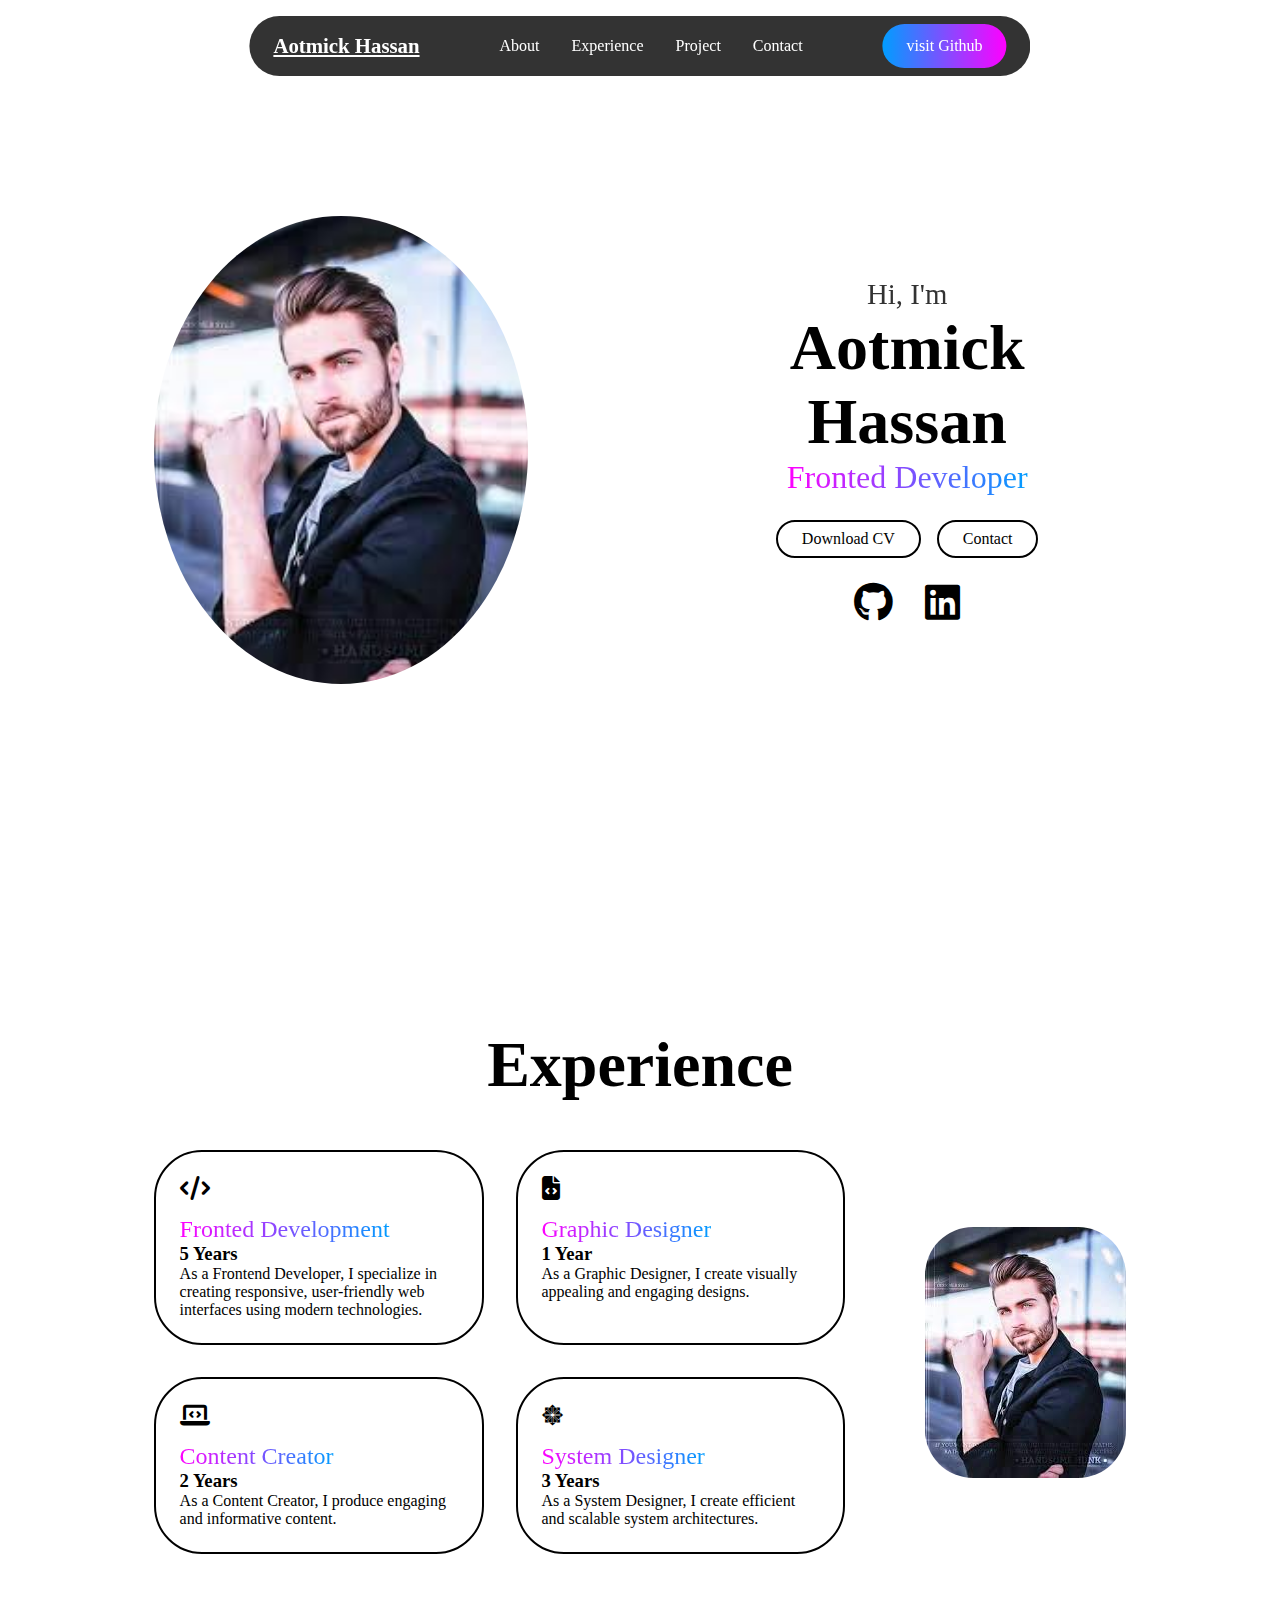
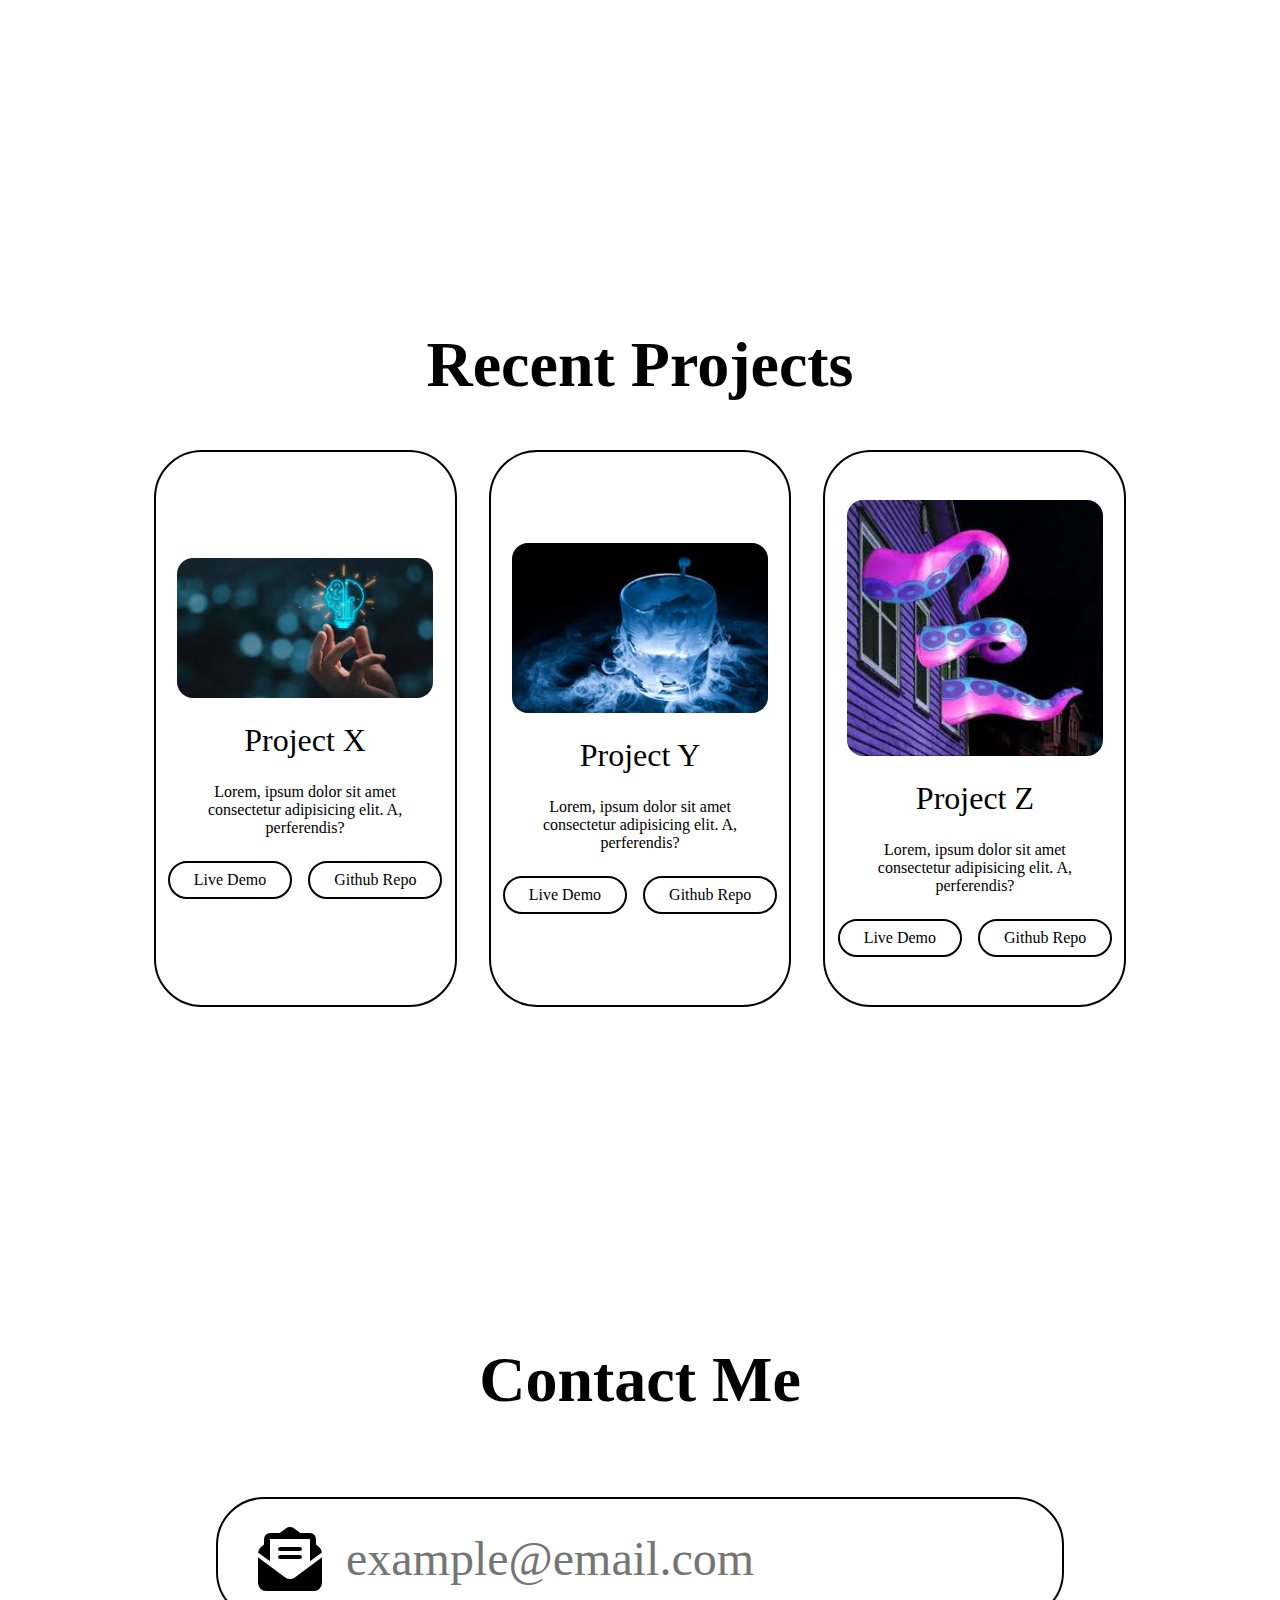
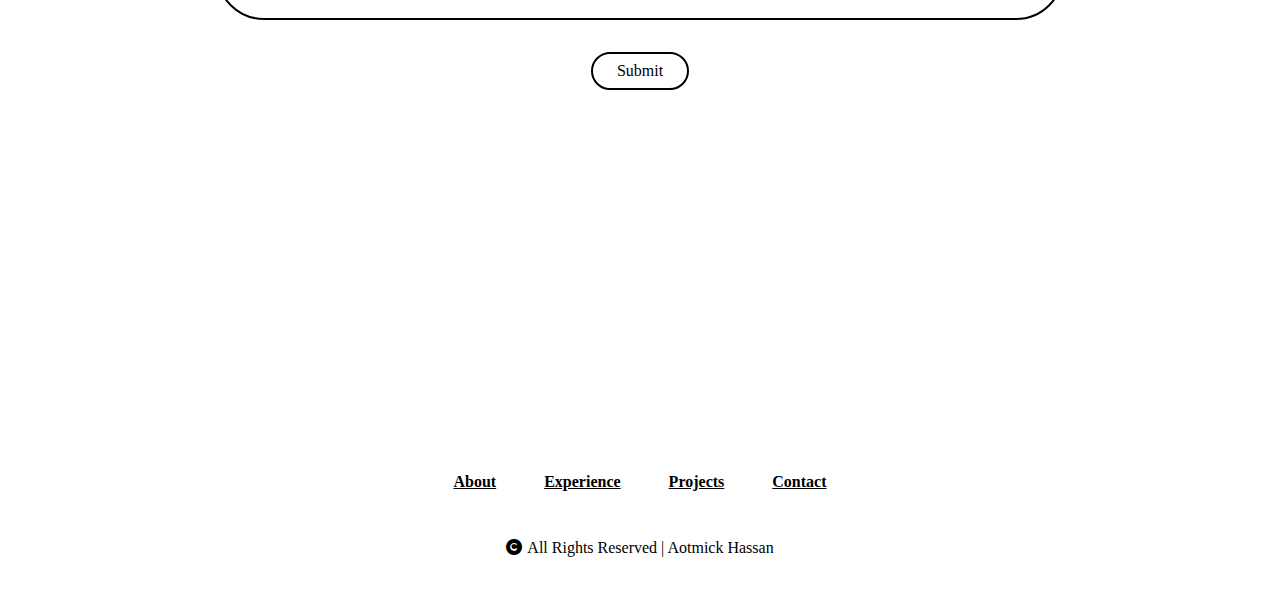
<file: index.html>
<!DOCTYPE html>
<html lang="en">
  <head>
    <meta charset="UTF-8" />
    <meta name="viewport" content="width=device-width, initial-scale=1.0" />
    <title>Portfolio</title>
    <link rel="stylesheet" href="style.css" />
    <link
      rel="stylesheet"
      href="https://cdnjs.cloudflare.com/ajax/libs/font-awesome/6.7.2/css/all.min.css"
    />
  </head>
  <body>
    <header class="header">
      <a href="#" class="logo"><span>Aotmick Hassan</span></a>
      <ul class="nav-links">
        <li><a href="#about">About</a></li>
        <li><a href="#experience">Experience</a></li>
        <li><a href="#project">Project</a></li>
        <li><a href="#contact">Contact</a></li>
      </ul>
      <i class="fa-solid fa-bars" id="menu-icons"></i>
      <button class="visit-btn">visit Github</button>
    </header>

    <section id="about" class="about">
      <div class="about-container">
        <img src="images/profile.jpeg" alt="me" />

        <div class="info-box">
          <div class="text">
            <h3>Hi, I'm</h3>
            <h1>Aotmick Hassan</h1>
            <span>Fronted Developer</span>
          </div>
          <div class="btn-group">
            <div class="btn">Download CV</div>
            <div class="btn">Contact</div>
          </div>
          <div class="socials">
            <i class="fa-brands fa-github"></i>
            <i class="fa-brands fa-linkedin"></i>
          </div>
        </div>
      </div>
    </section>

    <section id="experience" class="experience">
      <h2 class="section-title">Experience</h2>

      <div class="experience-info">
        <div class="grid">
          <div class="grid-card">
            <i class="fa-solid fa-code"></i>
            <span>Fronted Development</span>
            <h3>5 Years</h3>
            <p>
              As a Frontend Developer, I specialize in creating responsive,
              user-friendly web interfaces using modern technologies.
            </p>
          </div>
          <div class="grid-card">
            <i class="fa-solid fa-file-code"></i>
            <span>Graphic Designer</span>
            <h3>1 Year</h3>
            <p>
              As a Graphic Designer, I create visually appealing and engaging
              designs.
            </p>
          </div>
          <div class="grid-card">
            <i class="fa-solid fa-laptop-code"></i>
            <span>Content Creator</span>
            <h3>2 Years</h3>
            <p>
              As a Content Creator, I produce engaging and informative content.
            </p>
          </div>
          <div class="grid-card">
            <i class="fa-brands fa-centos"></i>
            <span>System Designer</span>
            <h3>3 Years</h3>
            <p>
              As a System Designer, I create efficient and scalable system
              architectures.
            </p>
          </div>
        </div>
        <img src="images/profile.jpeg" alt="me" />
      </div>
    </section>

    <section id="project" class="project">
      <h2 class="section-title">Recent Projects</h2>

      <div class="project-grid">
        <div class="project-card">
          <img src="images/p1.jpeg" alt="project-1" />
          <h3>Project X</h3>
          <p>
            Lorem, ipsum dolor sit amet consectetur adipisicing elit. A,
            perferendis?
          </p>
          <div class="btn-group">
            <div class="btn">Live Demo</div>
            <div class="btn">Github Repo</div>
          </div>
        </div>
        <div class="project-card">
          <img src="images/p2.jpeg" alt="project-2" />
          <h3>Project Y</h3>
          <p>
            Lorem, ipsum dolor sit amet consectetur adipisicing elit. A,
            perferendis?
          </p>
          <div class="btn-group">
            <div class="btn">Live Demo</div>
            <div class="btn">Github Repo</div>
          </div>
        </div>
        <div class="project-card">
          <img src="images/p3.jpeg" alt="project-3" />
          <h3>Project Z</h3>
          <p>
            Lorem, ipsum dolor sit amet consectetur adipisicing elit. A,
            perferendis?
          </p>
          <div class="btn-group">
            <div class="btn">Live Demo</div>
            <div class="btn">Github Repo</div>
          </div>
        </div>
      </div>
    </section>

    <section id="contact" class="contact">
      <div class="input-box">
        <h2 class="section-title">Contact Me</h2>
        <div class="input">
          <input type="text" placeholder="example@email.com" />
          <i class="fa-solid fa-envelope-open-text"></i>
        </div>
        <div class="btn">Submit</div>
      </div>
    </section>

    <footer>
      <ul>
        <li><a href="#about">About</a></li>
        <li><a href="#experience">Experience</a></li>
        <li><a href="#project">Projects</a></li>
        <li><a href="#contact">Contact</a></li>
      </ul>
      <p class="copyright">
        <i id="copy" class="fa-solid fa-copyright"></i>All Rights Reserved |
        Aotmick Hassan
      </p>
    </footer>

    <script src="script.js"></script>
  </body>
</html>
</file>
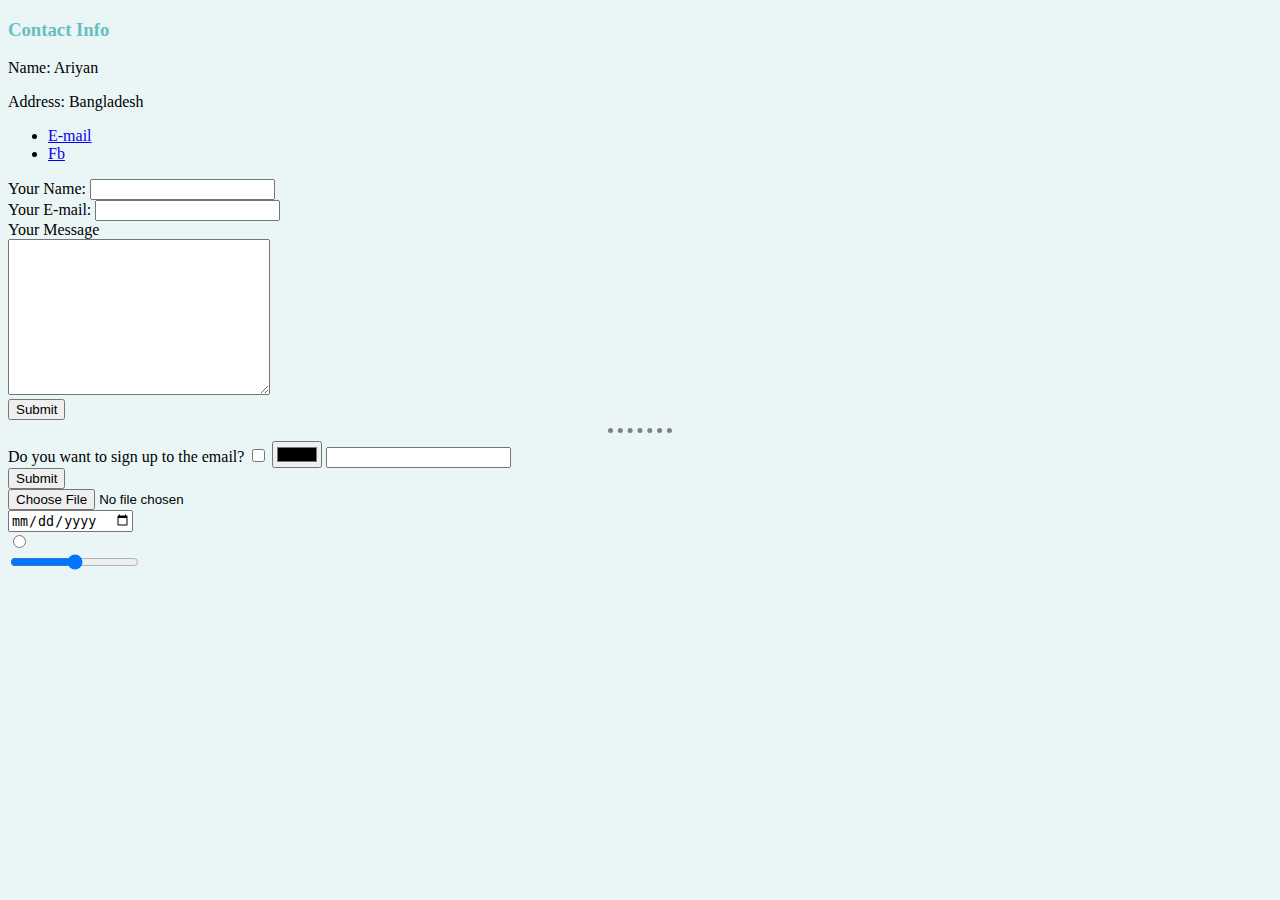
<file: Contact me.html>
<!DOCTYPE html>
<html lang="en">
  <head>
    <meta charset="UTF-8" />

    <title>Contact Info</title>
    <link rel="stylesheet" href="CSS/style.css" />
  </head>
  <body>
    <h3>Contact Info</h3>
    <p>Name: Ariyan</p>
    <p>Address: Bangladesh</p>
    <ul>
      <li><a href="https://www.google.com">E-mail</a></li>
      <li><a href="https://www.facebook.com">Fb</a></li>
    </ul>
    <form
      action="mailto:aotmick01@gmail.com"
      method="post"
      enctype="text/plain"
    >
      <label>Your Name:</label>
      <input type="text" name="YourName" id="" /><br />
      <label for="">Your E-mail:</label>
      <input type="email" name="yourEmail" id="" /><br />
      <label for="">Your Message</label><br />
      <textarea name="yourMessage" id="" cols="30" rows="10"></textarea><br />
      <input type="submit" />
      <hr />
    </form>
    <form action="">
      <label for="">Do you want to sign up to the email?</label>
      <input type="checkbox" name="" id="" />
      <input type="color" name="" id="" />
      <input type="text" name="" id="" /><br />
      <input type="submit" /><br />
      <input type="file" name="" id="" /><br />
      <input type="date" name="" id="" /><br />
      <input type="radio" name="" id="" /><br />
      <input type="range" name="" id="" />
    </form>
  </body>
</html>
</file>
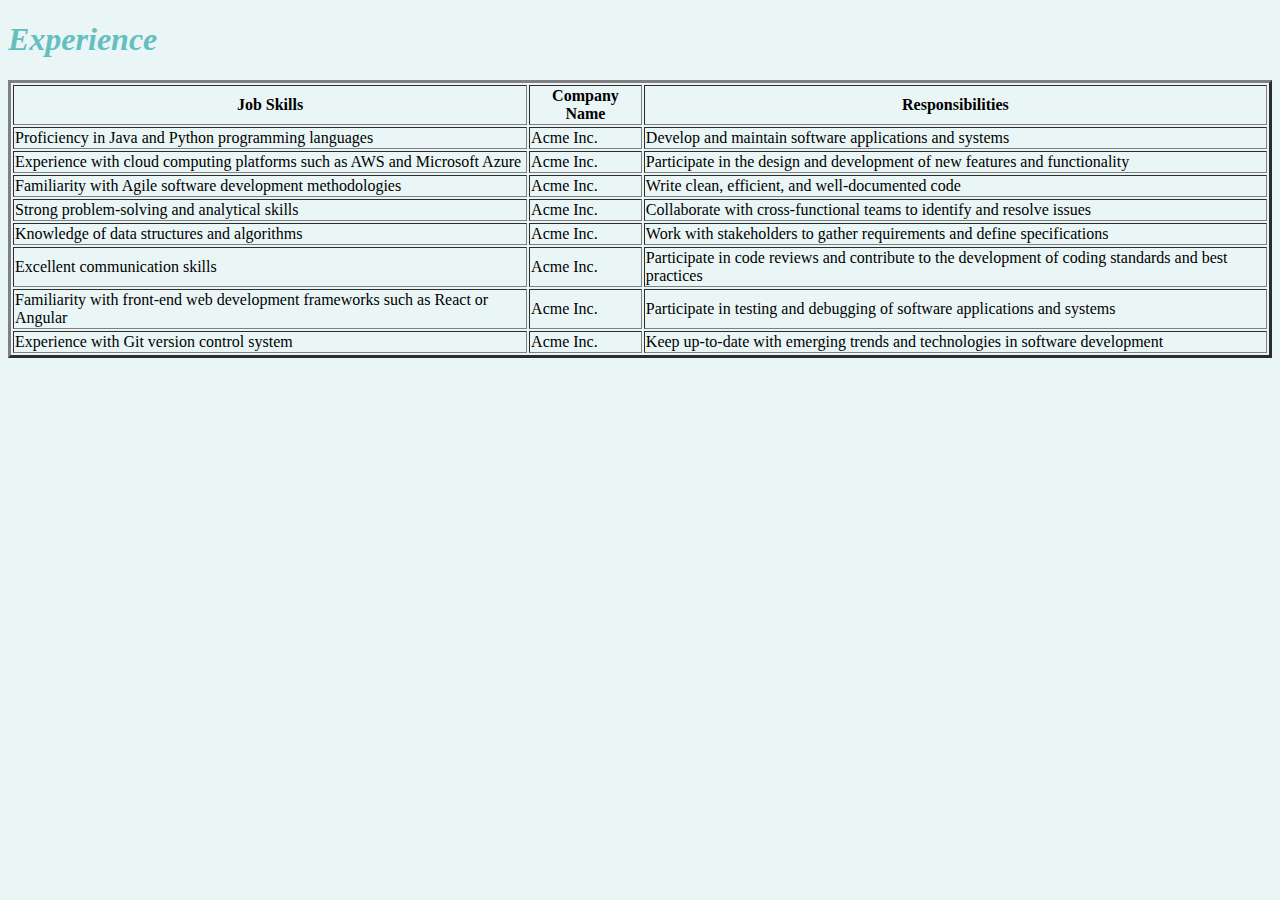
<file: experience.html>
<!DOCTYPE html>
<html lang="en">
  <head>
    <meta charset="UTF-8" />
    <meta http-equiv="X-UA-Compatible" content="IE=edge" />
    <meta name="viewport" content="width=device-width, initial-scale=1.0" />
    <title>Experience</title>
    <link rel="stylesheet" href="CSS/style.css" />
  </head>
  <body>
    <h1>
      <em><strong>Experience</strong></em>
    </h1>
    <table border="3">
      <thead>
        <tr>
          <th>Job Skills</th>
          <th>Company Name</th>
          <th>Responsibilities</th>
        </tr>
      </thead>
      <tbody>
        <tr>
          <td>Proficiency in Java and Python programming languages</td>
          <td>Acme Inc.</td>
          <td>Develop and maintain software applications and systems</td>
        </tr>
        <tr>
          <td>
            Experience with cloud computing platforms such as AWS and Microsoft
            Azure
          </td>
          <td>Acme Inc.</td>
          <td>
            Participate in the design and development of new features and
            functionality
          </td>
        </tr>
        <tr>
          <td>Familiarity with Agile software development methodologies</td>
          <td>Acme Inc.</td>
          <td>Write clean, efficient, and well-documented code</td>
        </tr>
        <tr>
          <td>Strong problem-solving and analytical skills</td>
          <td>Acme Inc.</td>
          <td>
            Collaborate with cross-functional teams to identify and resolve
            issues
          </td>
        </tr>
        <tr>
          <td>Knowledge of data structures and algorithms</td>
          <td>Acme Inc.</td>
          <td>
            Work with stakeholders to gather requirements and define
            specifications
          </td>
        </tr>
        <tr>
          <td>Excellent communication skills</td>
          <td>Acme Inc.</td>
          <td>
            Participate in code reviews and contribute to the development of
            coding standards and best practices
          </td>
        </tr>
        <tr>
          <td>
            Familiarity with front-end web development frameworks such as React
            or Angular
          </td>
          <td>Acme Inc.</td>
          <td>
            Participate in testing and debugging of software applications and
            systems
          </td>
        </tr>
        <tr>
          <td>Experience with Git version control system</td>
          <td>Acme Inc.</td>
          <td>
            Keep up-to-date with emerging trends and technologies in software
            development
          </td>
        </tr>
      </tbody>
    </table>
  </body>
</html>
</file>
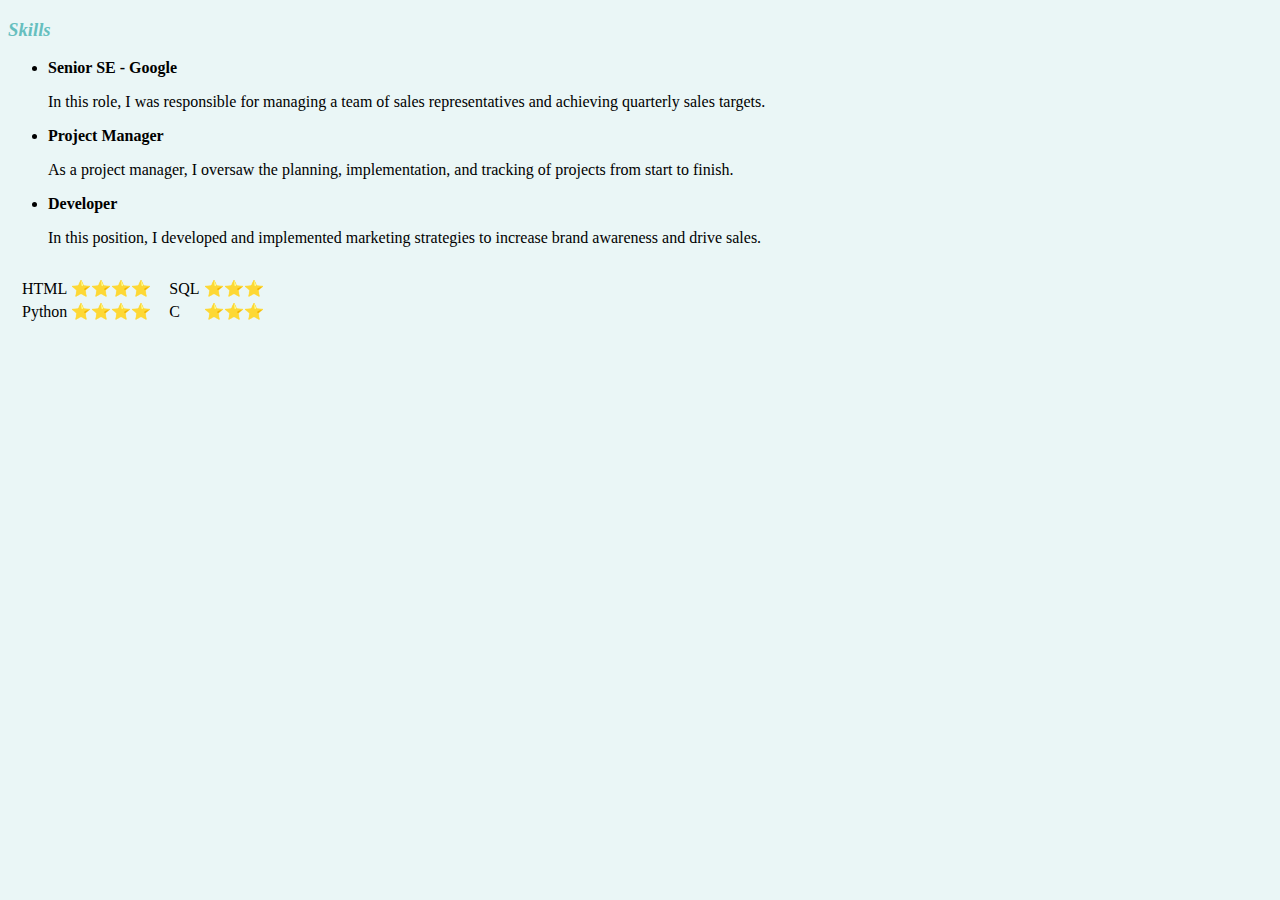
<file: Skills.html>
<!DOCTYPE html>
<html lang="en">
  <head>
    <meta charset="UTF-8" />

    <title>Skills</title>
    <link rel="stylesheet" href="CSS/style.css" />

  </head>
  <body>
    <h3><em>Skills</em></h3>
    <ul>
      <li>
        <b>Senior SE - Google</b>
        <p>
          In this role, I was responsible for managing a team of sales
          representatives and achieving quarterly sales targets.
        </p>
      </li>
      <li>
        <strong>Project Manager</strong>
        <p>
          As a project manager, I oversaw the planning, implementation, and
          tracking of projects from start to finish.
        </p>
      </li>
      <li>
        <strong>Developer </strong>
        <p>
          In this position, I developed and implemented marketing strategies to
          increase brand awareness and drive sales.
        </p>
      </li>
    </ul>
    <table cellspacing="10">
      <tr>
        <td>
          <table >
            <tr>
              <tr>
                <td>HTML</td>
                <td>⭐⭐⭐⭐</td>
              </tr>
              <tr>
                <td>Python</td>
                <td>⭐⭐⭐⭐</td>
              </tr>
              
            </tr>
          </table>
        </td>
        <td>
          <table >
            <tr>
              
                
              <tr>
                <td>SQL</td>
                <td>⭐⭐⭐</td>
              </tr>
              <tr>
                <td>C</td>
                <td>⭐⭐⭐</td>
              </tr>
            </tr>
          </table>
        </td>
      </tr>
    </table>
  </body>
</html>
</file>
<file: style.css>
* {
  margin: 0;
  padding: 0;
  box-sizing: border-box;
  font-family: "Poppins";
  scroll-behavior: smooth;
  list-style: none;
}
header {
  position: fixed;
  top: 1rem;
  left: 50%;
  transform: translateX(-50%);
  display: flex;
  align-items: center;
  justify-content: center;
  gap: 5rem;
  background: rgba(0, 0, 0, 0.8);
  backdrop-filter: blur(8px);
  color: white;
  padding: 0.5rem 1.5rem;
  border-radius: 3rem;
  z-index: 1000;
}
.logo {
  color: white;
  font-size: 1.3rem;
  font-weight: 600;
  text-wrap: nowrap;
  transition: 0.3s ease-in-out;
}
.logo:hover {
  transform: scale(1.1);
}
.nav-links {
  display: flex;
  gap: 2rem;
}
li a {
  position: relative;
  color: white;
  font-weight: 300;
}
li a::before {
  position: absolute;
  content: "";
  width: 0;
  left: 0;
  height: 5px;
  top: 25px;
  border-radius: 1rem;
  transition: 0.5s ease-in-out;
  background: linear-gradient(to right, rgb(0, 157, 255), rgb(0255, 0, 255));
}
li a:hover::before {
  width: 100%;
}
.visit-btn {
  padding: 0.8rem 1.5rem;
  border-radius: 3rem;
  border: none;
  font-weight: 500;
  font-size: 1rem;
  cursor: pointer;
  color: white;
  text-wrap: nowrap;
  transition: 0.3s ease-in-out;
  background: linear-gradient(to right, rgb(0, 157, 255), rgb(255, 0, 255));
}
.visit-btn:hover {
  background: linear-gradient(to right, rgb(255, 0, 255), rgb(0, 157, 255));
  transform: scale(1.03);
}
#menu-icons {
  font-size: 2rem;
  display: none;
}
section {
  min-height: 100vh;
  padding: 8rem 12%;
  width: 100%;
  position: relative;
}
.about {
  display: flex;
  align-items: center;
  justify-content: center;
}
.about .about-container {
  display: flex;
  gap: 10rem;
  align-items: center;
  justify-content: center;
}
.about img {
  width: 30vw;
  border-radius: 50%;
}
.nav-links a {
  text-decoration: none;
}
.info-box {
  display: flex;
  flex-direction: column;
  gap: 1.5rem;
  align-items: center;
  text-align: center;
  justify-content: center;
}
.info-box h3 {
  font-size: 1.8rem;
  font-weight: 500;
  opacity: 0.8;
}
.info-box h1 {
  font-size: 4rem;
  font-weight: 600;
}
.info-box span {
  background: linear-gradient(to right, rgb(255, 0, 255), rgb(0, 157, 255));
  background-clip: text;
  color: transparent;
  font-size: 2rem;
}
.btn-group {
  display: flex;
  gap: 1rem;
}
.btn {
  padding: 0.5rem 1.5rem;
  border-radius: 3rem;
  border: 2px solid black;
  font-weight: 500;
  cursor: pointer;
  text-wrap: nowrap;
  transition: 0.2s ease-in-out;
}
.btn:hover {
  background-color: black;
  color: white;
}
.socials {
  display: flex;
  gap: 2rem;
}
.socials i {
  font-size: 2.5rem;
  cursor: pointer;
  transition: 0.2s ease-in-out;
}
.socials i:hover {
  transform: scale(1.1);
}
.section-title {
  text-align: center;
  font-size: 4rem;
  font-weight: 600;
  margin-bottom: 3rem;
}
.experience-info {
  display: flex;
  gap: 5rem;
  justify-content: center;
  align-items: center;
}
.experience img {
  width: 24vw;
  border-radius: 3rem;
}
.grid {
  display: grid;
  grid-template-columns: repeat(2, 1fr);
  gap: 2rem;
}
.grid-card {
  border: 2px solid black;
  border-radius: 3rem;
  padding: 1.5rem;
  display: flex;
  flex-direction: column;
  align-items: baseline;
  justify-self: left;
  cursor: pointer;
  transition: 0.2s ease-in-out;
}
.grid-card:hover {
  transform: scale(1.03);
  background: black;
  color: white;
}
.grid-card i {
  font-size: 1.5rem;
  margin-bottom: 1rem;
}
.grid-card span {
  font-size: 1.5rem;
  font-weight: 500;
  background: linear-gradient(to right, rgb(255, 0, 255), rgb(0, 157, 255));
  background-clip: text;
  color: transparent;
}
::-webkit-scrollbar {
  width: 15px;
}
::-webkit-scrollbar-track {
  background-color: rgb(200, 242, 206);
}
::-webkit-scrollbar-thumb {
  border-radius: 3rem;
  background: linear-gradient(to bottom, rgb(255, 0, 255), rgb(0, 157, 255));
}
.project-grid {
  display: grid;
  grid-template-columns: repeat(auto-fit, minmax(300px, 1fr));
  gap: 2rem;
}
.project-card {
  padding: 3rem 2rem;
  display: flex;
  flex-direction: column;
  align-items: center;
  justify-content: center;
  text-align: center;
  gap: 1.5rem;
  border: 2px solid black;
  border-radius: 3rem;
  cursor: pointer;
  transition: 0.3s ease-in-out;
}
.project-card:hover {
  transform: translateY(-10px) scale(1.1);
  background: black;
  color: white;
}
.project-card img {
  width: 20vw;
  border-radius: 1rem;
}
.project-card:hover .btn {
  border: 2px solid white;
  color: white;
}
.project-card:hover .btn:hover {
  border: 2px solid white;
  background: white;
  color: black;
}
.project-card h3 {
  font-size: 2rem;
  font-weight: 500;
}
.input-box {
  display: flex;
  flex-direction: column;
  gap: 2rem;
  align-items: center;
  justify-content: center;
  text-align: center;
  margin-top: 5rem;
}
.input-box input {
  border-radius: 3rem;
  border: 2px solid black;
  padding: 2rem 8rem;
  font-size: 3rem;
}
.input-box input::placeholder {
  font-size: 3rem;
}
.input {
  position: relative;
}
.input i {
  position: absolute;
  font-size: 4rem;
  top: 50%;
  left: 10px;
  transform: translate(50%, -50%);
}
footer {
  bottom: 0;
  left: 0;
  height: 10rem;
  width: 100%;
  display: flex;
  flex-direction: column;
  gap: 1rem;
  align-items: center;
  justify-content: center;
}
footer ul {
  display: flex;
  align-items: center;
  gap: 3rem;
}
footer ul li a {
  color: black;
  font-weight: 600;
}
.copyright {
  font-size: 300;
  margin-top: 2rem;
}
.copyright i p {
  gap: 2rem;
}
#copy {
  font-size: 250;
  margin-right: 5px;
}
@media (max-width: 1200px) {
  header {
    padding: 1rem 2rem;
    gap: 2rem;
  }
  .about .about-container {
    gap: 3rem;
  }
  .experience-info {
    flex-direction: column;
  }
  .input-box input {
    padding: 2rem 5rem;
    font-size: 2.5rem;
  }
  .input input::placeholder {
    font-size: 2.5rem;
  }
  .input i {
    font-size: 2.5rem;
  }
}
@media (max-width: 768px) {
  header {
    padding: 1rem 1rem;
    gap: 1rem;
  }
  header .logo {
    font-size: 1rem;
  }
  header .visit-btn {
    display: none;
  }
  .about-container{
    flex-direction: column;
  }
  .input-box input {
    padding: 1rem 2rem;
    font-size: 1.8rem;
  }
  .input-box input::placeholder {
    font-size: 1.5rem;
  }
  .input-box i{
    display: none;
  }
  .grid{
    grid-template-columns: repeat(1, 1fr);
  }
  .experience-info img {
   width: 70vw;
  }
}

@media (max-width: 600px) {
  header #menu-icons {
    display: block;
  }
  .nav-links {
    position: absolute;
    top:100%;
    margin-top: 1rem;
    width: 100%;
    padding: 1rem;
    color: white;
    display: flex;
    flex-direction: column;
    text-align: center;
    background: rgba(0, 0, 0, 0.9);
    border-radius: 1.5rem;
    display: none;
  }
  .nav-links li{
    margin-top: 1.5rem;
    padding: 1rem;
  }
  .nav-links.active{
    display: block;
  }
  header {
    padding: 1rem 5rem;
    gap: 8rem;
  }
  header .logo {
    font-size: 1.5rem;
  }
  .about-container img{
    width: 40vw;
  }
  .input-box input {
    padding: .5rem 3rem;
    width: 80%;
    font-size: 1.5rem;
  }
  .input-box input::placeholder {
    font-size: 1.5rem;
  }
  footer ul {
    gap: 1rem;
  }
}
</file>
<file: CSS/style.css>
body{
    background-color: #eaf6f6;
}
h1{
    color: #66bfbf;
}
h3{
    color: #66bfbf;

}
hr{
    border-style: none;
    border-top-style: dotted;
    border-color: grey;
    border-width: 5px;
    width:  5%;
}
</file>
